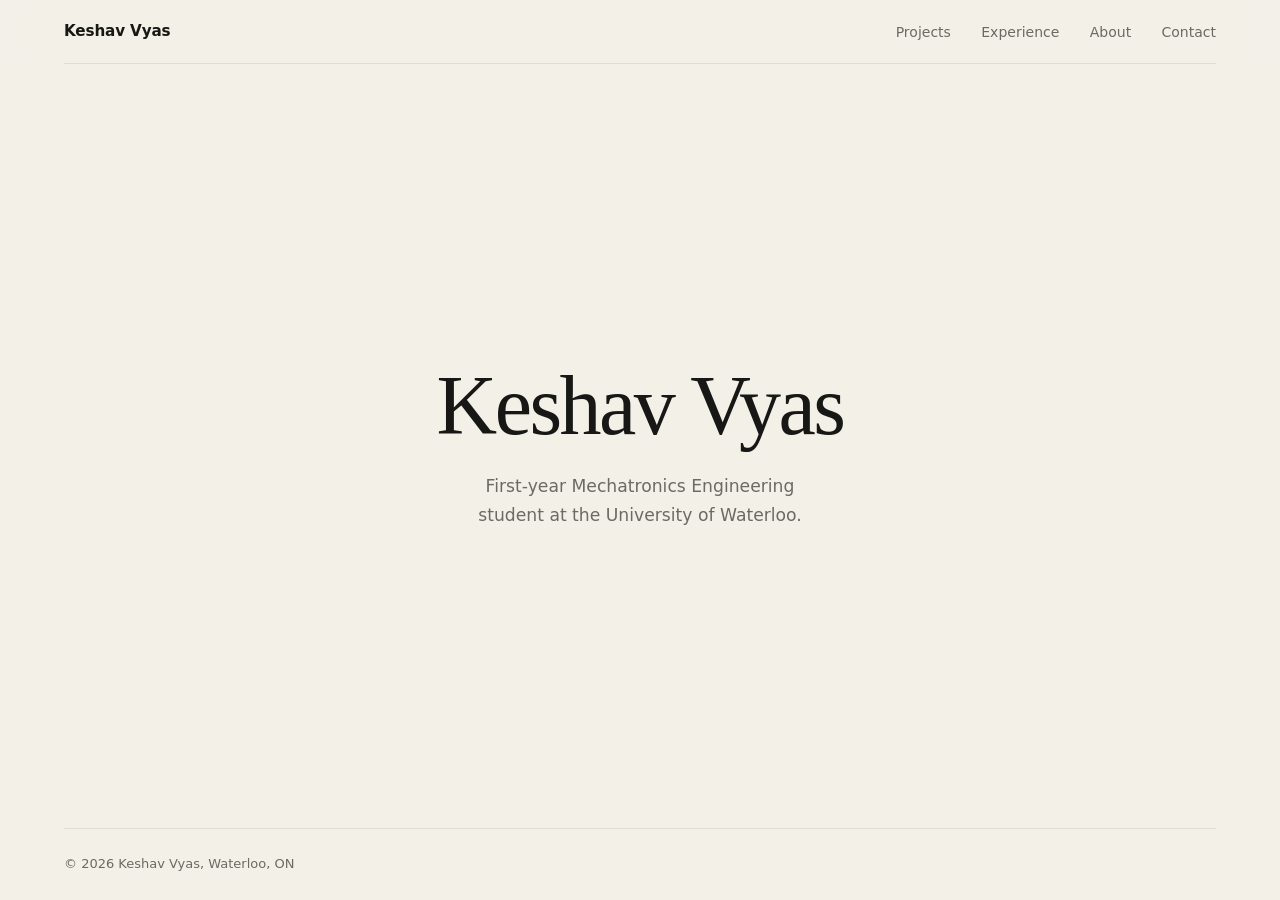
<file: mechatronics-portfolio/index.html>
<!DOCTYPE html>
<html lang="en">
<head>
    <meta charset="UTF-8">
    <meta name="viewport" content="width=device-width, initial-scale=1.0">
    <meta name="description" content="Keshav Vyas is a first-year Mechatronics Engineering student at the University of Waterloo.">
    <meta name="theme-color" content="#f3f0e8">
    <meta name="color-scheme" content="light">
    <title>Keshav Vyas | Mechatronics Engineering</title>
    <link rel="icon" href="data:image/svg+xml,%3Csvg xmlns='http://www.w3.org/2000/svg' viewBox='0 0 32 32'%3E%3Ccircle cx='16' cy='16' r='16' fill='%23171815'/%3E%3Ctext x='16' y='22.5' text-anchor='middle' font-family='Georgia, serif' font-size='18' fill='%23f3f0e8'%3EK%3C/text%3E%3C/svg%3E">
    <link rel="stylesheet" href="css/styles.css">
</head>
<body class="home">
    <div class="site-shell">
        <header class="site-header">
            <a class="wordmark" href="index.html" aria-label="Keshav Vyas, home">
                Keshav Vyas
            </a>
            <nav class="site-nav" aria-label="Site navigation">
                <a href="projects.html">Projects</a>
                <a href="experience.html">Experience</a>
                <a href="about.html">About</a>
                <a href="contact.html">Contact</a>
            </nav>
        </header>

        <main>
            <section class="hero">
                <h1>Keshav Vyas</h1>
                <p>First-year Mechatronics Engineering student at the University of Waterloo.</p>
            </section>
        </main>

        <footer class="site-footer">
            <p>© 2026 Keshav Vyas, Waterloo, ON</p>
        </footer>
    </div>
    <script src="js/script.js"></script>
</body>
</html>
</file>
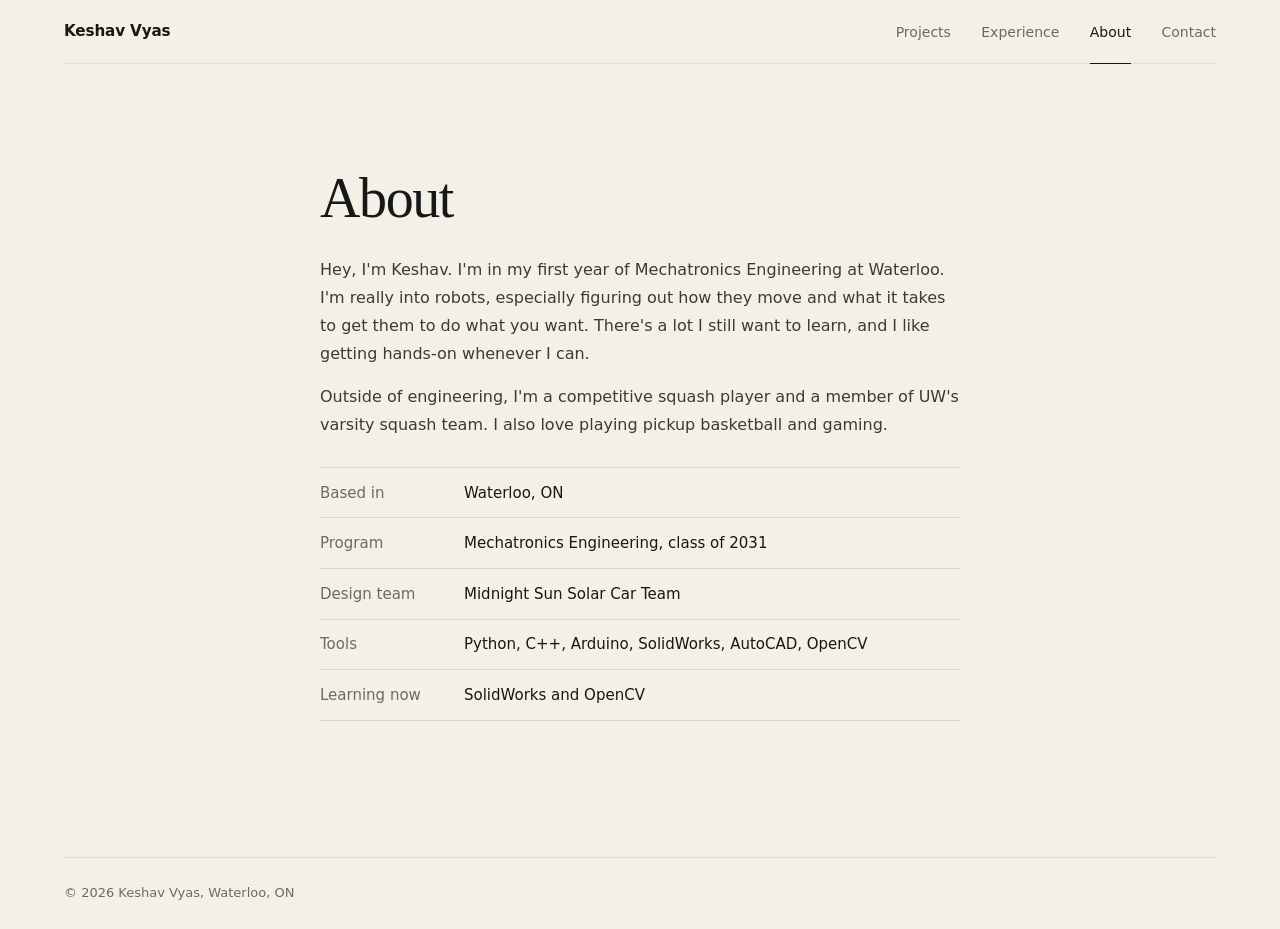
<file: mechatronics-portfolio/about.html>
<!DOCTYPE html>
<html lang="en">
<head>
    <meta charset="UTF-8">
    <meta name="viewport" content="width=device-width, initial-scale=1.0">
    <meta name="description" content="About Keshav Vyas, a first-year Mechatronics Engineering student at the University of Waterloo">
    <meta name="theme-color" content="#f3f0e8">
    <meta name="color-scheme" content="light">
    <title>About | Keshav Vyas</title>
    <link rel="icon" href="data:image/svg+xml,%3Csvg xmlns='http://www.w3.org/2000/svg' viewBox='0 0 32 32'%3E%3Ccircle cx='16' cy='16' r='16' fill='%23171815'/%3E%3Ctext x='16' y='22.5' text-anchor='middle' font-family='Georgia, serif' font-size='18' fill='%23f3f0e8'%3EK%3C/text%3E%3C/svg%3E">
    <link rel="stylesheet" href="css/styles.css">
</head>
<body>
    <div class="site-shell">
        <header class="site-header">
            <a class="wordmark" href="index.html" aria-label="Keshav Vyas, home">
                Keshav Vyas
            </a>
            <nav class="site-nav" aria-label="Site navigation">
                <a href="projects.html">Projects</a>
                <a href="experience.html">Experience</a>
                <a href="about.html" aria-current="page">About</a>
                <a href="contact.html">Contact</a>
            </nav>
        </header>

        <main>
            <div class="content">
                <h1 class="chapter-title">About</h1>

                <div class="entry">
                    <p>Hey, I'm Keshav. I'm in my first year of Mechatronics Engineering at Waterloo. I'm really into robots, especially figuring out how they move and what it takes to get them to do what you want. There's a lot I still want to learn, and I like getting hands-on whenever I can.</p>
                    <p>Outside of engineering, I'm a competitive squash player and a member of UW's varsity squash team. I also love playing pickup basketball and gaming.</p>
                    <dl class="details">
                        <div><dt>Based in</dt><dd>Waterloo, ON</dd></div>
                        <div><dt>Program</dt><dd>Mechatronics Engineering, class of 2031</dd></div>
                        <div><dt>Design team</dt><dd>Midnight Sun Solar Car Team</dd></div>
                        <div><dt>Tools</dt><dd>Python, C++, Arduino, SolidWorks, AutoCAD, OpenCV</dd></div>
                        <div><dt>Learning now</dt><dd>SolidWorks and OpenCV</dd></div>
                    </dl>
                </div>
            </div>
        </main>

        <footer class="site-footer">
            <p>© 2026 Keshav Vyas, Waterloo, ON</p>
        </footer>
    </div>
    <script src="js/script.js"></script>
</body>
</html>
</file>
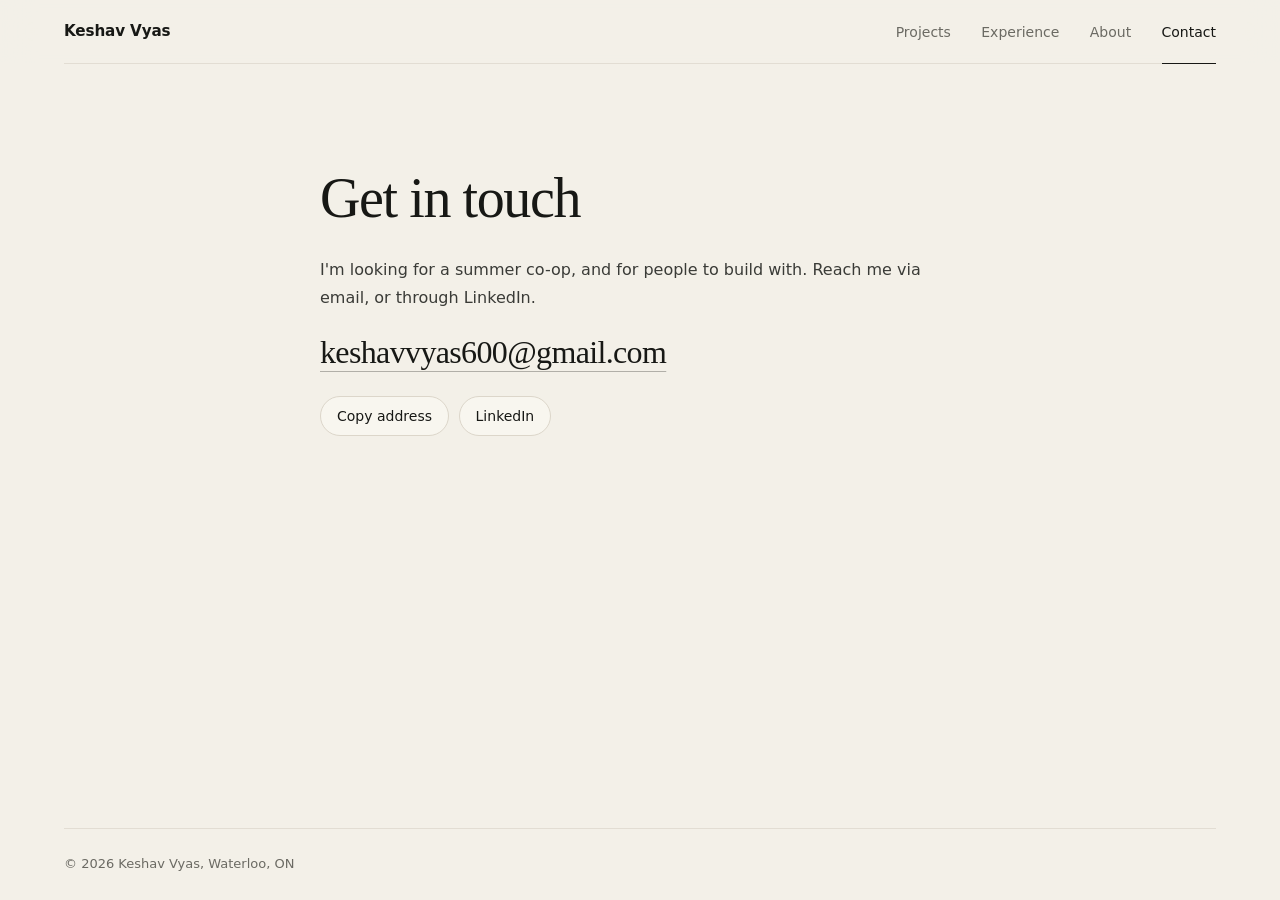
<file: mechatronics-portfolio/contact.html>
<!DOCTYPE html>
<html lang="en">
<head>
    <meta charset="UTF-8">
    <meta name="viewport" content="width=device-width, initial-scale=1.0">
    <meta name="description" content="Get in touch with Keshav Vyas about co-op roles and projects.">
    <meta name="theme-color" content="#f3f0e8">
    <meta name="color-scheme" content="light">
    <title>Contact | Keshav Vyas</title>
    <link rel="icon" href="data:image/svg+xml,%3Csvg xmlns='http://www.w3.org/2000/svg' viewBox='0 0 32 32'%3E%3Ccircle cx='16' cy='16' r='16' fill='%23171815'/%3E%3Ctext x='16' y='22.5' text-anchor='middle' font-family='Georgia, serif' font-size='18' fill='%23f3f0e8'%3EK%3C/text%3E%3C/svg%3E">
    <link rel="stylesheet" href="css/styles.css">
</head>
<body>
    <div class="site-shell">
        <header class="site-header">
            <a class="wordmark" href="index.html" aria-label="Keshav Vyas, home">
                Keshav Vyas
            </a>
            <nav class="site-nav" aria-label="Site navigation">
                <a href="projects.html">Projects</a>
                <a href="experience.html">Experience</a>
                <a href="about.html">About</a>
                <a href="contact.html" aria-current="page">Contact</a>
            </nav>
        </header>

        <main>
            <div class="content">
                <h1 class="chapter-title">Get in touch</h1>

                <div class="entry">
                    <p>I'm looking for a summer co-op, and for people to build with. Reach me via email, or through LinkedIn. </p>
                    <a class="email" href="mailto:keshavvyas600@gmail.com">keshavvyas600@gmail.com</a>
                    <div class="contact-actions">
                        <button type="button" class="quiet-button copy-email" data-email="keshavvyas600@gmail.com">Copy address</button>
                        <a class="quiet-button" href="https://www.linkedin.com/in/keshav-vyas-107a94331/" target="_blank" rel="noreferrer">LinkedIn</a>
                    </div>
                    <p class="note copy-status" role="status" aria-live="polite"></p>
                </div>
            </div>
        </main>

        <footer class="site-footer">
            <p>© 2026 Keshav Vyas, Waterloo, ON</p>
        </footer>
    </div>
    <script src="js/script.js"></script>
</body>
</html>
</file>
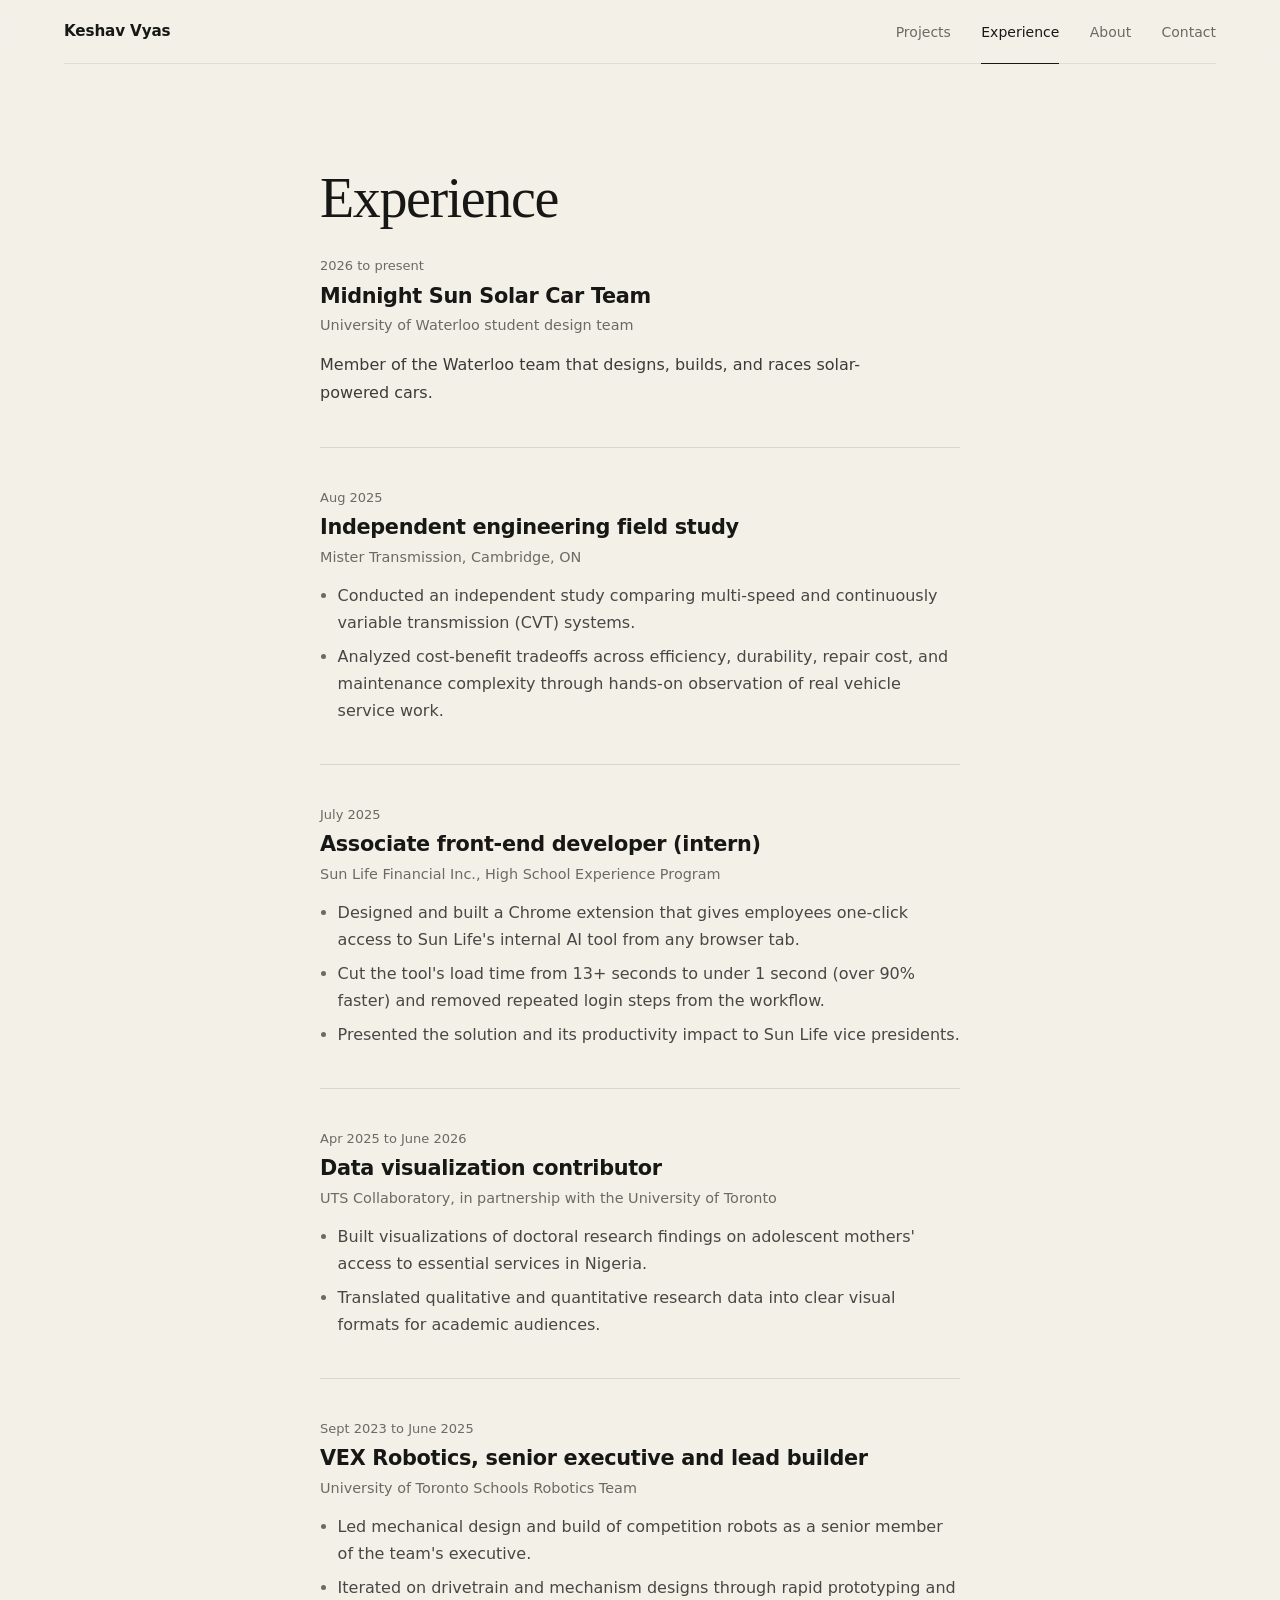
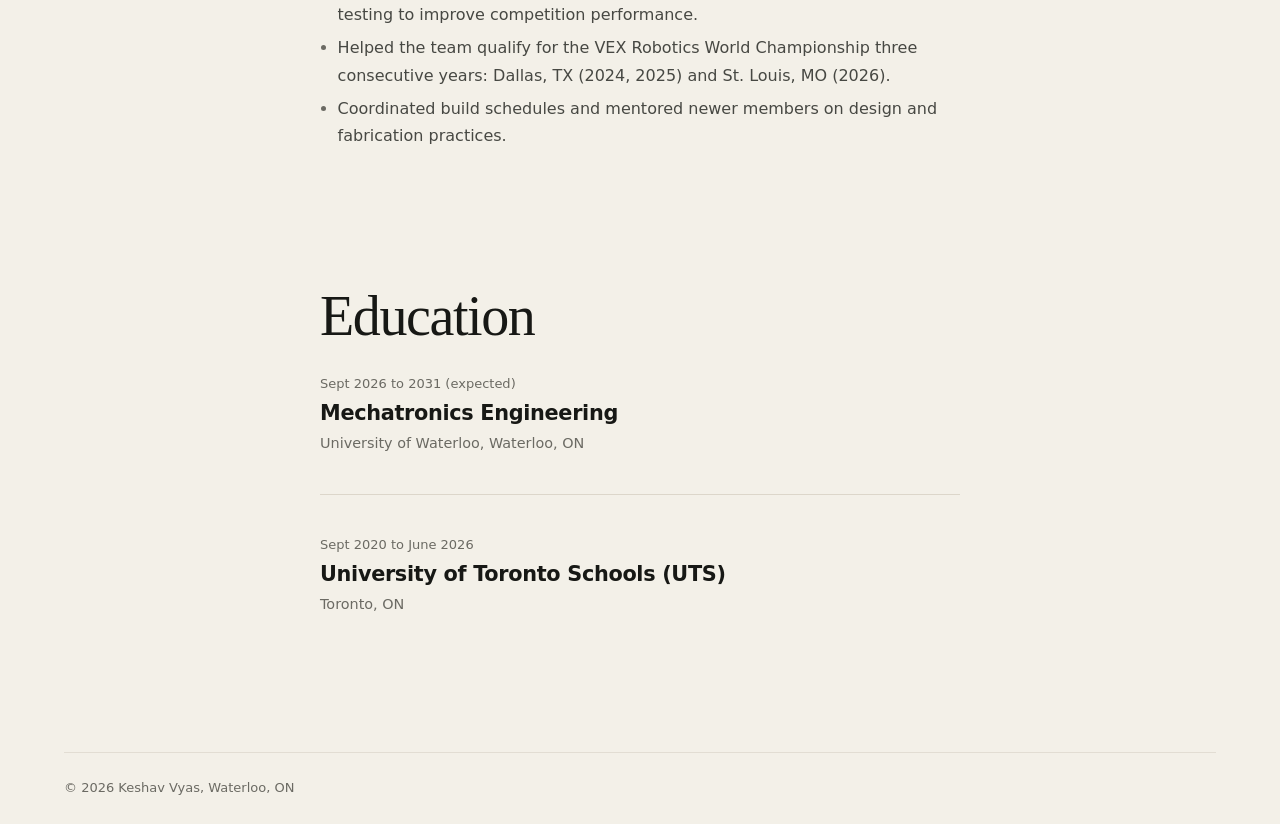
<file: mechatronics-portfolio/experience.html>
<!DOCTYPE html>
<html lang="en">
<head>
    <meta charset="UTF-8">
    <meta name="viewport" content="width=device-width, initial-scale=1.0">
    <meta name="description" content="Keshav Vyas's experience and education: Midnight Sun Solar Car Team, Sun Life, UTS Collaboratory, VEX Robotics, and the University of Waterloo.">
    <meta name="theme-color" content="#f3f0e8">
    <meta name="color-scheme" content="light">
    <title>Experience | Keshav Vyas</title>
    <link rel="icon" href="data:image/svg+xml,%3Csvg xmlns='http://www.w3.org/2000/svg' viewBox='0 0 32 32'%3E%3Ccircle cx='16' cy='16' r='16' fill='%23171815'/%3E%3Ctext x='16' y='22.5' text-anchor='middle' font-family='Georgia, serif' font-size='18' fill='%23f3f0e8'%3EK%3C/text%3E%3C/svg%3E">
    <link rel="stylesheet" href="css/styles.css">
</head>
<body>
    <div class="site-shell">
        <header class="site-header">
            <a class="wordmark" href="index.html" aria-label="Keshav Vyas, home">
                Keshav Vyas
            </a>
            <nav class="site-nav" aria-label="Site navigation">
                <a href="projects.html">Projects</a>
                <a href="experience.html" aria-current="page">Experience</a>
                <a href="about.html">About</a>
                <a href="contact.html">Contact</a>
            </nav>
        </header>

        <main>
            <div class="content">
                <h1 class="chapter-title">Experience</h1>

                <article class="entry">
                    <p class="kicker">2026 to present</p>
                    <h2>Midnight Sun Solar Car Team</h2>
                    <p class="where">University of Waterloo student design team</p>
                    <p>Member of the Waterloo team that designs, builds, and races solar-powered cars.</p>
                </article>

                <article class="entry">
                    <p class="kicker">Aug 2025</p>
                    <h2>Independent engineering field study</h2>
                    <p class="where">Mister Transmission, Cambridge, ON</p>
                    <ul>
                        <li>Conducted an independent study comparing multi-speed and continuously variable transmission (CVT) systems.</li>
                        <li>Analyzed cost-benefit tradeoffs across efficiency, durability, repair cost, and maintenance complexity through hands-on observation of real vehicle service work.</li>
                    </ul>
                </article>

                <article class="entry">
                    <p class="kicker">July 2025</p>
                    <h2>Associate front-end developer (intern)</h2>
                    <p class="where">Sun Life Financial Inc., High School Experience Program</p>
                    <ul>
                        <li>Designed and built a Chrome extension that gives employees one-click access to Sun Life's internal AI tool from any browser tab.</li>
                        <li>Cut the tool's load time from 13+ seconds to under 1 second (over 90% faster) and removed repeated login steps from the workflow.</li>
                        <li>Presented the solution and its productivity impact to Sun Life vice presidents.</li>
                    </ul>
                </article>

                <article class="entry">
                    <p class="kicker">Apr 2025 to June 2026</p>
                    <h2>Data visualization contributor</h2>
                    <p class="where">UTS Collaboratory, in partnership with the University of Toronto</p>
                    <ul>
                        <li>Built visualizations of doctoral research findings on adolescent mothers' access to essential services in Nigeria.</li>
                        <li>Translated qualitative and quantitative research data into clear visual formats for academic audiences.</li>
                    </ul>
                </article>

                <article class="entry">
                    <p class="kicker">Sept 2023 to June 2025</p>
                    <h2>VEX Robotics, senior executive and lead builder</h2>
                    <p class="where">University of Toronto Schools Robotics Team</p>
                    <ul>
                        <li>Led mechanical design and build of competition robots as a senior member of the team's executive.</li>
                        <li>Iterated on drivetrain and mechanism designs through rapid prototyping and testing to improve competition performance.</li>
                        <li>Helped the team qualify for the VEX Robotics World Championship three consecutive years: Dallas, TX (2024, 2025) and St. Louis, MO (2026).</li>
                        <li>Coordinated build schedules and mentored newer members on design and fabrication practices.</li>
                    </ul>
                </article>

                <h2 class="chapter-title">Education</h2>

                <article class="entry">
                    <p class="kicker">Sept 2026 to 2031 (expected)</p>
                    <h3>Mechatronics Engineering</h3>
                    <p class="where">University of Waterloo, Waterloo, ON</p>
                </article>

                <article class="entry">
                    <p class="kicker">Sept 2020 to June 2026</p>
                    <h3>University of Toronto Schools (UTS)</h3>
                    <p class="where">Toronto, ON</p>
                </article>
            </div>
        </main>

        <footer class="site-footer">
            <p>© 2026 Keshav Vyas, Waterloo, ON</p>
        </footer>
    </div>
    <script src="js/script.js"></script>
</body>
</html>
</file>
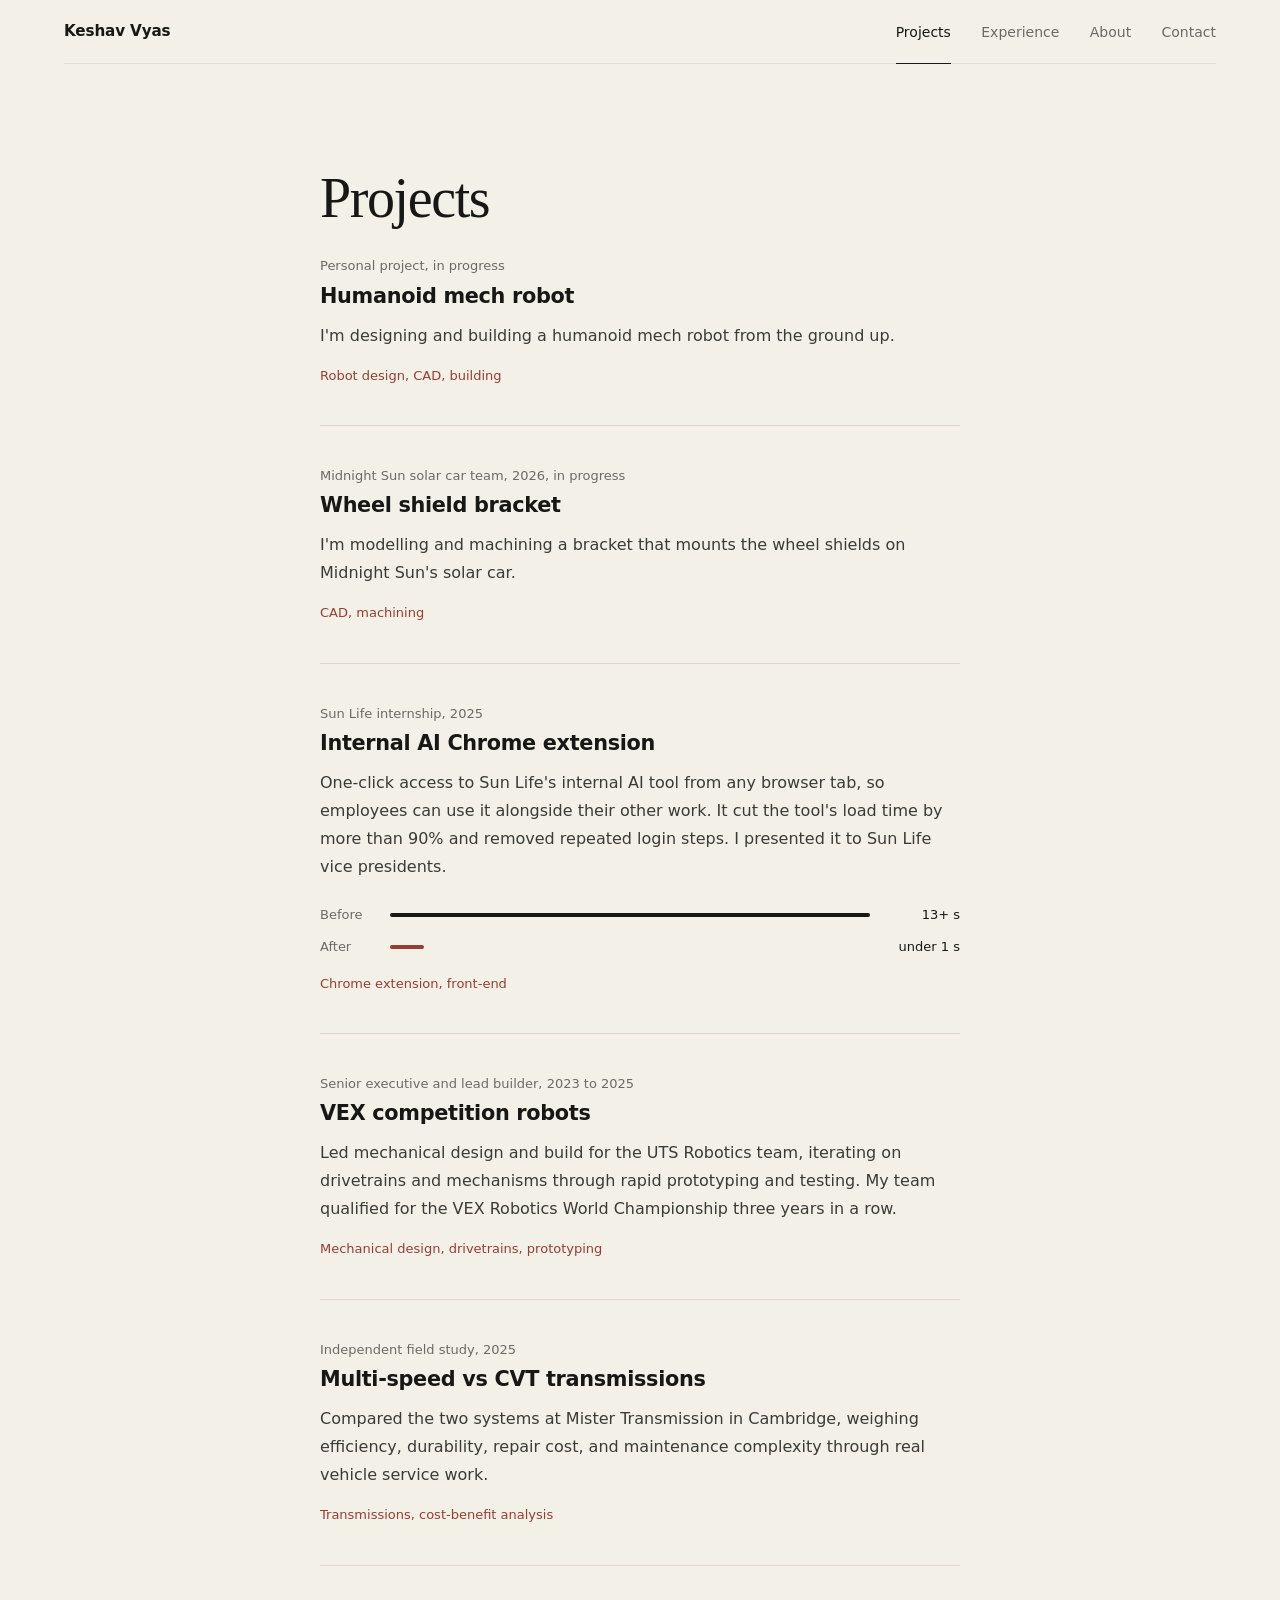
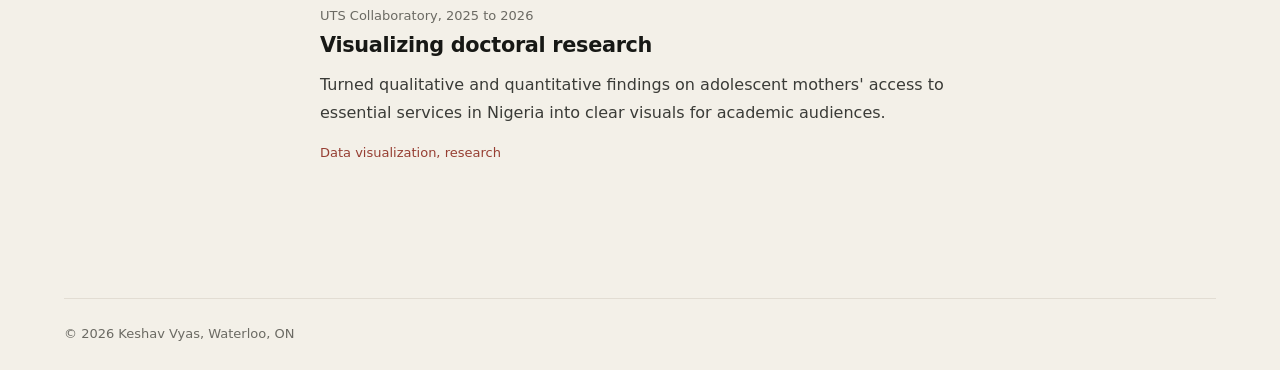
<file: mechatronics-portfolio/projects.html>
<!DOCTYPE html>
<html lang="en">
<head>
    <meta charset="UTF-8">
    <meta name="viewport" content="width=device-width, initial-scale=1.0">
    <meta name="description" content="Projects by Keshav Vyas: an internal AI Chrome extension at Sun Life, VEX competition robots, a transmission field study, and research visualization.">
    <meta name="theme-color" content="#f3f0e8">
    <meta name="color-scheme" content="light">
    <title>Projects | Keshav Vyas</title>
    <link rel="icon" href="data:image/svg+xml,%3Csvg xmlns='http://www.w3.org/2000/svg' viewBox='0 0 32 32'%3E%3Ccircle cx='16' cy='16' r='16' fill='%23171815'/%3E%3Ctext x='16' y='22.5' text-anchor='middle' font-family='Georgia, serif' font-size='18' fill='%23f3f0e8'%3EK%3C/text%3E%3C/svg%3E">
    <link rel="stylesheet" href="css/styles.css">
</head>
<body>
    <div class="site-shell">
        <header class="site-header">
            <a class="wordmark" href="index.html" aria-label="Keshav Vyas, home">
                Keshav Vyas
            </a>
            <nav class="site-nav" aria-label="Site navigation">
                <a href="projects.html" aria-current="page">Projects</a>
                <a href="experience.html">Experience</a>
                <a href="about.html">About</a>
                <a href="contact.html">Contact</a>
            </nav>
        </header>

        <main>
            <div class="content">
                <h1 class="chapter-title">Projects</h1>

                <article class="entry">
                    <p class="kicker">Personal project, in progress</p>
                    <h2>Humanoid mech robot</h2>
                    <p>I'm designing and building a humanoid mech robot from the ground up.</p>
                    <p class="note">Robot design, CAD, building</p>
                </article>

                <article class="entry">
                    <p class="kicker">Midnight Sun solar car team, 2026, in progress</p>
                    <h2>Wheel shield bracket</h2>
                    <p>I'm modelling and machining a bracket that mounts the wheel shields on Midnight Sun's solar car.</p>
                    <p class="note">CAD, machining</p>
                </article>

                <article class="entry">
                    <p class="kicker">Sun Life internship, 2025</p>
                    <h2>Internal AI Chrome extension</h2>
                    <p>One-click access to Sun Life's internal AI tool from any browser tab, so employees can use it alongside their other work. It cut the tool's load time by more than 90% and removed repeated login steps. I presented it to Sun Life vice presidents.</p>
                    <div class="speed-chart" role="img" aria-label="Load time dropped from more than 13 seconds to under 1 second.">
                        <div class="speed-row"><span>Before</span><div><i class="speed-before"></i></div><b>13+ s</b></div>
                        <div class="speed-row"><span>After</span><div><i class="speed-after"></i></div><b>under 1 s</b></div>
                    </div>
                    <p class="note">Chrome extension, front-end</p>
                </article>

                <article class="entry">
                    <p class="kicker">Senior executive and lead builder, 2023 to 2025</p>
                    <h2>VEX competition robots</h2>
                    <p>Led mechanical design and build for the UTS Robotics team, iterating on drivetrains and mechanisms through rapid prototyping and testing. My team qualified for the VEX Robotics World Championship three years in a row.</p>
                    <p class="note">Mechanical design, drivetrains, prototyping</p>
                </article>

                <article class="entry">
                    <p class="kicker">Independent field study, 2025</p>
                    <h2>Multi-speed vs CVT transmissions</h2>
                    <p>Compared the two systems at Mister Transmission in Cambridge, weighing efficiency, durability, repair cost, and maintenance complexity through real vehicle service work.</p>
                    <p class="note">Transmissions, cost-benefit analysis</p>
                </article>

                <article class="entry">
                    <p class="kicker">UTS Collaboratory, 2025 to 2026</p>
                    <h2>Visualizing doctoral research</h2>
                    <p>Turned qualitative and quantitative findings on adolescent mothers' access to essential services in Nigeria into clear visuals for academic audiences.</p>
                    <p class="note">Data visualization, research</p>
                </article>
            </div>
        </main>

        <footer class="site-footer">
            <p>© 2026 Keshav Vyas, Waterloo, ON</p>
        </footer>
    </div>
    <script src="js/script.js"></script>
</body>
</html>
</file>
<file: mechatronics-portfolio/css/styles.css>
/* Palette follows yigua.art: paper, ink, one cinnabar accent. Type is tighter and quieter. */
:root { --paper: #f3f0e8; --paper-light: #f8f6ef; --ink: #171815; --ink-soft: #6b6a63; --line: #dcd6ca; --cinnabar: #963e32; --font-interface: ui-sans-serif, system-ui, -apple-system, BlinkMacSystemFont, "Segoe UI", sans-serif; --font-classical: ui-serif, Georgia, Cambria, "Times New Roman", serif; --ease-settle: cubic-bezier(.22, 1, .36, 1); color-scheme: light; }

*, *::before, *::after { box-sizing: border-box; }
html { min-width: 320px; background: var(--paper); color: var(--ink); font-family: var(--font-interface); font-size: 100%; line-height: 1.6; scroll-behavior: smooth; scroll-padding-top: 5rem; -webkit-text-size-adjust: 100%; -webkit-tap-highlight-color: transparent; -webkit-font-smoothing: antialiased; text-rendering: optimizeLegibility; }
body { min-height: 100vh; margin: 0; overflow-x: clip; background: var(--paper); color: var(--ink); }
::selection { background: var(--ink); color: var(--paper); }
a { color: inherit; text-decoration: inherit; }
button { color: inherit; font: inherit; }
h1, h2, h3, p, ul, dl, dd { margin: 0; }
button:focus-visible, a:focus-visible { outline: 2px solid var(--cinnabar); outline-offset: 4px; border-radius: 2px; }

.site-shell { min-height: 100svh; padding-inline: clamp(1.25rem, 5vw, 4rem); display: grid; grid-template-rows: auto 1fr auto; }
.site-header, .site-footer { width: 100%; max-width: 72rem; margin-inline: auto; display: flex; justify-content: space-between; align-items: center; }

/* Header and tabs */
.site-header { position: sticky; top: 0; z-index: 50; align-self: start; align-items: stretch; gap: 0 2rem; min-height: 4rem; border-bottom: 1px solid color-mix(in srgb, var(--line) 70%, transparent); }
/* Frosted backing, so the page blurs as it scrolls underneath */
.site-header::before { content: ""; position: absolute; inset: 0 calc(50% - 50vw); z-index: -1; background: color-mix(in srgb, var(--paper) 85%, transparent); -webkit-backdrop-filter: blur(16px) saturate(1.2); backdrop-filter: blur(16px) saturate(1.2); }
.wordmark { align-self: center; font-size: .95rem; font-weight: 600; letter-spacing: -.01em; white-space: nowrap; }

/* Tabs run the full height of the header, so the current one can be marked on the header's own rule */
.site-nav { display: flex; gap: clamp(1.1rem, 2.4vw, 1.9rem); margin-bottom: -1px; }
.site-nav a { position: relative; display: flex; align-items: center; color: var(--ink-soft); font-size: .875rem; white-space: nowrap; transition: color .15s; }
.site-nav a:hover, .site-nav a[aria-current=page] { color: var(--ink); }
.site-nav a[aria-current=page]::after { content: ""; position: absolute; inset: auto 0 0; height: 1px; background: var(--ink); }
/* The focus ring hugs the label instead of the tall hit area */
.site-nav a:focus-visible { outline: 0; }
.site-nav a:focus-visible::before { content: ""; position: absolute; inset: 50% -.45rem auto; height: 1.9rem; transform: translateY(-50%); border-radius: .25rem; outline: 2px solid var(--cinnabar); }

/* Home: name and a short description, centred */
.home main { display: grid; }
.hero { place-self: center; width: 100%; max-width: 48rem; padding-block: clamp(3rem, 12vh, 7rem); text-align: center; }
.hero h1 { font-family: var(--font-classical); font-size: clamp(2.75rem, 7.5vw, 5.25rem); font-weight: 400; line-height: 1.02; letter-spacing: -.03em; }
.hero p { max-width: 30rem; margin: 1.5rem auto 0; color: var(--ink-soft); font-size: clamp(1rem, 1.6vw, 1.075rem); line-height: 1.65; text-wrap: balance; }

/* One reveal on load. It fills backwards only: an animation left applied would stop the header from blurring the page behind them */
.hero, .content { animation: page-reveal .7s var(--ease-settle) .06s backwards; }
@keyframes page-reveal { from { opacity: 0; transform: translate3d(0, .5rem, 0); } to { opacity: 1; transform: none; } }

/* Reading column */
.content { width: min(100%, 40rem); margin-inline: auto; padding-block: clamp(3.5rem, 9vw, 6.5rem) 6rem; }
.chapter-title { margin-bottom: clamp(1rem, 3vw, 1.75rem); font-family: var(--font-classical); font-size: clamp(2.25rem, 5.5vw, 3.5rem); font-weight: 400; line-height: 1.08; letter-spacing: -.025em; }
.entry { padding-block: clamp(1.75rem, 4vw, 2.5rem); border-top: 1px solid var(--line); }
.chapter-title + .entry { border-top: 0; padding-top: 0; }
.entry :is(h2, h3) { margin: .35rem 0 .75rem; font-size: clamp(1.125rem, 2.4vw, 1.3rem); font-weight: 600; line-height: 1.35; letter-spacing: -.015em; }
.entry p { color: color-mix(in srgb, var(--ink) 84%, var(--paper)); font-size: 1rem; line-height: 1.75; text-wrap: pretty; }
.entry p + p { margin-top: .9rem; }
.entry .kicker { margin: 0; color: var(--ink-soft); font-size: .8125rem; line-height: 1.5; font-variant-numeric: tabular-nums; }
.entry .where { margin: -.45rem 0 .85rem; color: var(--ink-soft); font-size: .9rem; line-height: 1.55; }
.entry .where:last-child { margin-bottom: 0; }
.entry .note { margin-top: 1rem; color: var(--cinnabar); font-size: .8125rem; line-height: 1.5; }
.entry ul { padding-left: 1.1rem; color: color-mix(in srgb, var(--ink) 78%, var(--paper)); font-size: 1rem; line-height: 1.7; }
.entry li + li { margin-top: .4rem; }
.entry li::marker { color: var(--ink-soft); }

.entry + .chapter-title { margin-top: clamp(4rem, 9vw, 6rem); }

/* Load time before and after, drawn as two thin lines */
.speed-chart { display: grid; gap: .7rem; margin-top: 1.5rem; }
.speed-row { display: grid; grid-template-columns: 3.4rem 1fr 4.6rem; gap: 1rem; align-items: center; color: var(--ink-soft); font-size: .8125rem; font-variant-numeric: tabular-nums; }
.speed-row i { display: block; height: 4px; border-radius: 2px; }
.speed-before { width: 100%; background: var(--ink); }
.speed-after { width: 7%; background: var(--cinnabar); }
.speed-row b { color: var(--ink); font-weight: 500; text-align: right; white-space: nowrap; }

.details { margin-top: 1.75rem; border-top: 1px solid var(--line); }
.details div { display: grid; grid-template-columns: 8rem 1fr; gap: 1rem; padding-block: .8rem; border-bottom: 1px solid var(--line); font-size: .9375rem; line-height: 1.6; }
.details dt { color: var(--ink-soft); }

.email { display: inline-block; margin-top: 1.25rem; font-family: var(--font-classical); font-size: clamp(1.4rem, 4.4vw, 2rem); line-height: 1.25; letter-spacing: -.02em; overflow-wrap: anywhere; text-decoration: underline; text-decoration-thickness: 1px; text-decoration-color: color-mix(in srgb, currentColor 30%, transparent); text-underline-offset: .25em; transition: text-decoration-color .15s; }
.email:hover { text-decoration-color: currentColor; }
.contact-actions { display: flex; flex-wrap: wrap; gap: .6rem; margin-top: 1.5rem; }
.quiet-button { display: inline-flex; align-items: center; height: 2.5rem; padding-inline: 1rem; border: 1px solid var(--line); border-radius: 999px; background: var(--paper-light); color: var(--ink); font-size: .875rem; cursor: pointer; transition: border-color .15s, background .15s; }
.quiet-button:hover, .quiet-button:focus-visible { border-color: color-mix(in srgb, var(--ink) 35%, transparent); background: #fff; }
.entry .copy-status { min-height: 1.5em; margin-top: .75rem; color: var(--ink-soft); }

/* Footer */
.site-footer { flex-wrap: wrap; gap: .5rem 1.25rem; min-height: 4.5rem; border-top: 1px solid color-mix(in srgb, var(--line) 70%, transparent); color: var(--ink-soft); font-size: .8125rem; line-height: 1.6; }

@media (max-width: 640px) {
    html { scroll-padding-top: 6.5rem; }
    .site-shell { padding-inline: 1.25rem; }
    .site-header { flex-wrap: wrap; min-height: 0; }
    .wordmark { width: 100%; padding-top: .9rem; }
    .site-nav { width: 100%; justify-content: space-between; gap: .5rem; }
    .site-nav a { min-height: 2.75rem; font-size: .8125rem; }
    .hero p { max-width: 21rem; }
    .content { padding-block: 2.75rem 4rem; }
    .details div { grid-template-columns: 1fr; gap: .1rem; }
    .site-footer { flex-direction: column; justify-content: center; gap: .1rem; min-height: 6rem; padding-block: 1rem; text-align: center; }
}
@media (prefers-reduced-motion: reduce) {
    *, *::before, *::after { scroll-behavior: auto !important; transition-duration: .01ms !important; animation-duration: .01ms !important; animation-delay: 0s !important; }
}
</file>
